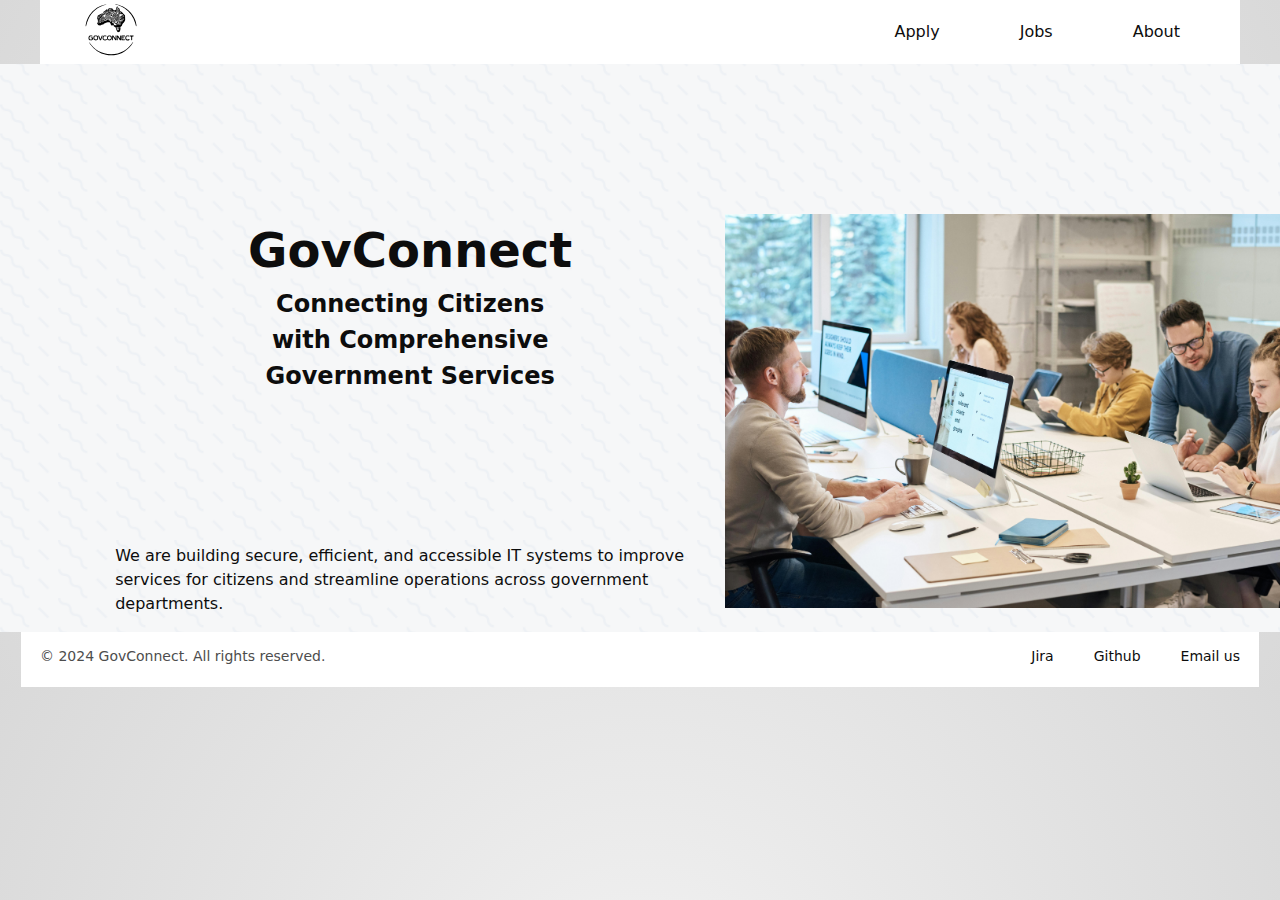
<file: index.html>
<!DOCTYPE html>
<html lang="en">

    <head>
        <meta charset="utf-8">
        <meta name="description" content="GovConnect - Landing Page">
        <meta name="keywords" content="GovConnect, COS10026, Group 6, Assignment 1, HTML, CSS">
        <meta name="author" content="Sina Amini - Egor Khlopkov - Anh Thu vu - Abdu-Haaq Abbas">
        <title>GovConnect Landing Page</title>

        <link rel="stylesheet" href="styles/colours.css">
        <link rel="stylesheet" href="styles/typography.css">
        <link rel="stylesheet" href="styles/layout.css">
        <link rel="stylesheet" href="styles/navigation.css">
        <link rel="stylesheet" href="styles/components.css">
        <link rel="stylesheet" href="styles/responsive.css">


    </head>

    <body>
        <header>
            <!--NAVIGATION PANEL-->
            <nav>
                <a href="index.html" id="logo">
                    <img src="images/logo.svg" alt="GovConnect Logo" width="60" height="60">
                </a>
                <div>
                    <a href="apply.html" class="text_white paragraph">Apply</a>
                    <a href="jobs.html" class="text_white paragraph">Jobs</a>
                    <a href="about.html" class="text_white paragraph">About</a>
                </div>
            </nav>
        </header>

        <!--MAIN-->
        <main class="landing-hero">
            <div>
                <h1>GovConnect</h1>
                <h2>Connecting Citizens <br> with Comprehensive<br> Government Services</h2>
                <p>We are building secure, efficient, and accessible IT systems to improve services for citizens and
                    streamline operations across government departments.</p>
            </div>
            <img src="images/landing-img.jpg" alt="GovConnect IT Office" width="400" height="300">
        </main>

        <!--FOOTER-->
        <footer>
            <p class="footer-text">&copy; 2024 GovConnect. All rights reserved.</p>
            <div>
                <a
                    href="https://1909thuvu.atlassian.net/jira/software/projects/G6CAWP/boards/34/backlog?epics=visible&selectedIssue=G6CAWP-17">
                    <p class="footer-text">Jira</p>
                </a>
                <a href="https://github.com/XSinaX/COS10026-Proj-1">
                    <p class="footer-text">Github</p>
                </a>
                <a href="mailto:info@GovConnect.com">
                    <p class="footer-text">Email us</p>
                </a>
            </div>
        </footer>
    </body>

</html>
</file>
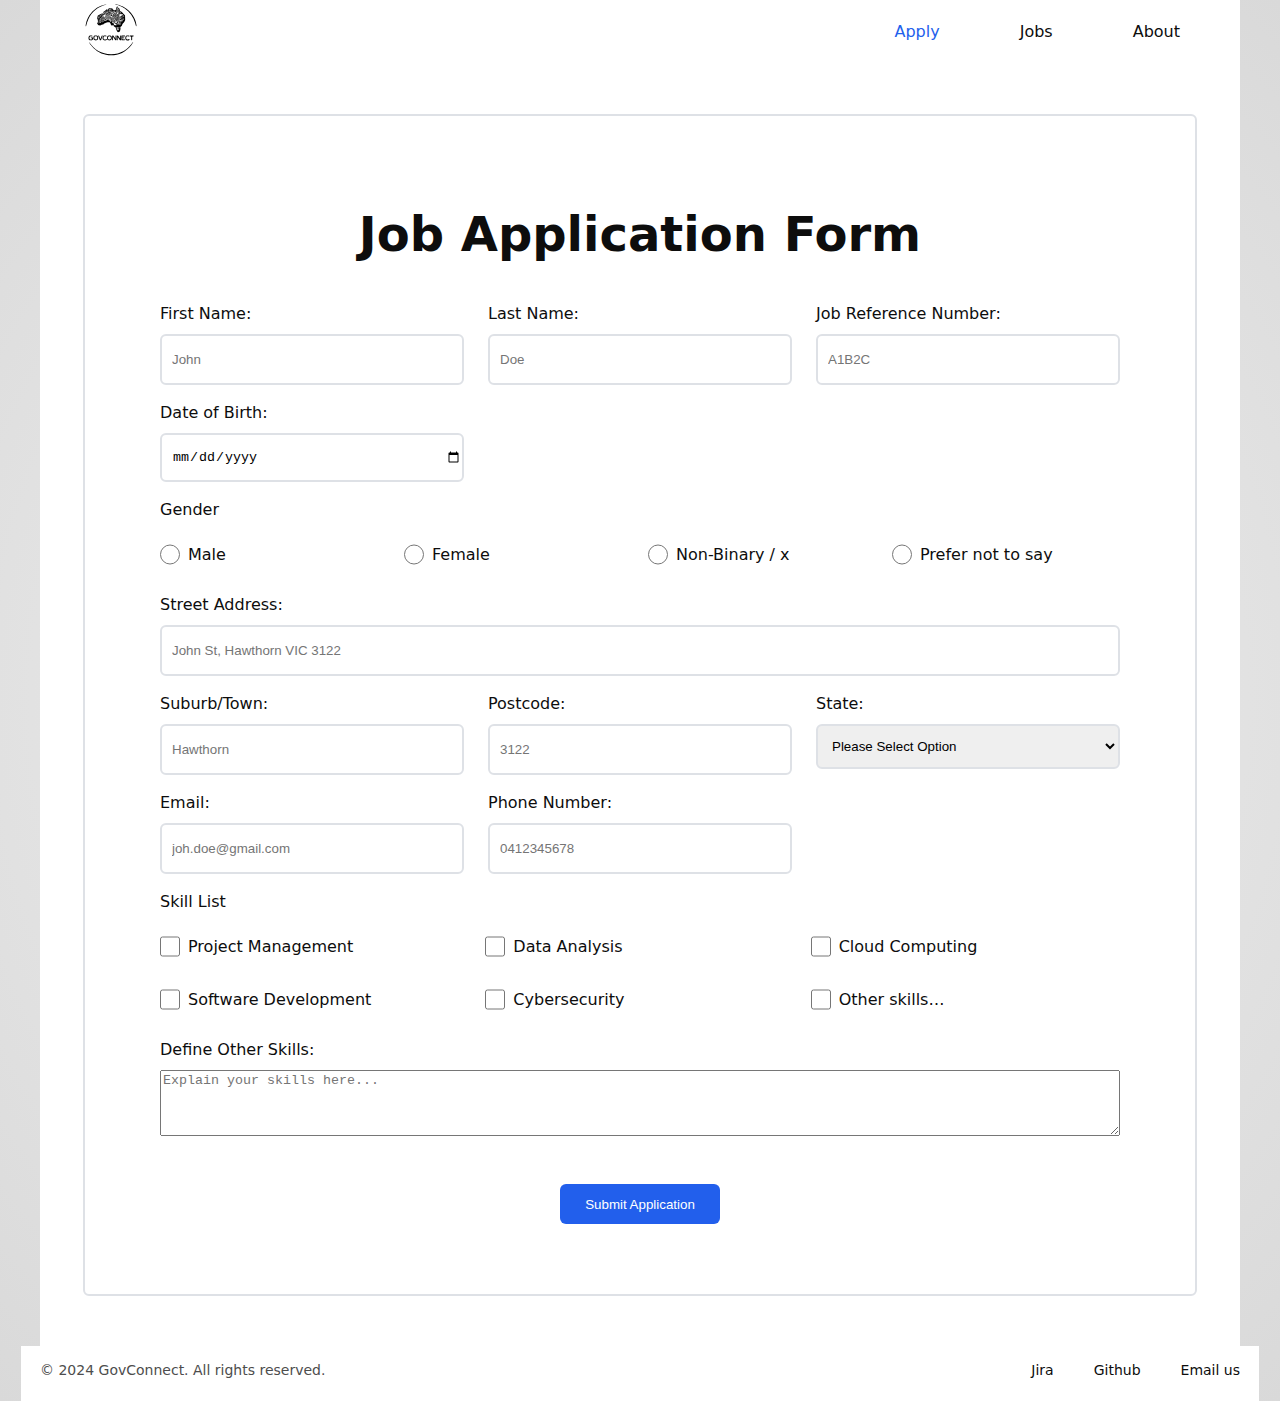
<file: apply.html>
<!DOCTYPE html>
<html lang="en">

    <head>
        <meta charset="utf-8">
        <meta name="description" content="GovConnect - Job Application Form">
        <meta name="keywords" content="GovConnect, COS10026, Group 6, Assignment 1, HTML, CSS">
        <meta name="author" content="Sina Amini - Egor Khlopkov - Anh Thu vu - Abdu-Haaq Abbas">
        <title>GovConnect Job Application Form</title>

        <link rel="stylesheet" href="styles/colours.css">
        <link rel="stylesheet" href="styles/typography.css">
        <link rel="stylesheet" href="styles/layout.css">
        <link rel="stylesheet" href="styles/navigation.css">
        <link rel="stylesheet" href="styles/components.css">
        <link rel="stylesheet" href="styles/forms.css">
        <link rel="stylesheet" href="styles/responsive.css">
    </head>

    <body>
        <header>
            <!--NAV-->
            <nav>
                <a href="index.html" id="logo">
                    <img src="images/logo.svg" alt="GovConnect Logo" width="60" height="60">
                </a>
                <div>
                    <a href="apply.html" class="text_white paragraph" style="color: var(--btn-colour);">Apply</a>
                    <a href="jobs.html" class="text_white paragraph">Jobs</a>
                    <a href="about.html" class="text_white paragraph">About</a>
                </div>
            </nav>
        </header>
        <!--MAIN-->
        <main class="apply-hero">
            <!--APP FORM-->
            <form class="apply-form" action="https://mercury.swin.edu.au/it000000/formtest.php" method="post">
                <h1>Job Application Form</h1>
                <!--FIRST NAME-->
                <div class="apply-grid">
                    <div class="apply-field">
                        <label for="FirstName">First Name:</label>
                        <input type="text" id="FirstName" name="FirstName" required maxlength="20"
                            pattern="^[A-Za-z]{1,20}$" title="Letters only, up to 20 characters" placeholder="John">
                    </div>
                    <!--LAST NAME-->
                    <div class="apply-field">
                        <label for="LastName">Last Name:</label>
                        <input type="text" id="LastName" name="LastName" required maxlength="20"
                            pattern="^[A-Za-z]{1,20}$" title="Letters only, up to 20 characters" placeholder="Doe">
                    </div>
                    <!--REF NUM-->
                    <div class="apply-field">
                        <label for="JobRefNum">Job Reference Number:</label>
                        <input type="text" id="JobRefNum" name="JobRefNum" required maxlength="5" minlength="5"
                            pattern="^[A-Za-z0-9]{5}$" title="Exactly 5 letters or numbers, e.g., A1B2C"
                            placeholder="A1B2C">

                    </div>
                    <!--DoB-->
                    <div class="apply-field">
                        <label for="DateOfBirth">Date of Birth:</label>
                        <input type="date" id="DateOfBirth" name="DateOfBirth" required>
                    </div>
                    <!--GENDER-->
                    <fieldset class="apply-field span-2">
                        <legend>Gender</legend>
                        <div class="options-grid-top">
                            <label><input type="radio" name="Gender" value="Male"> Male</label>
                            <label><input type="radio" name="Gender" value="Female"> Female</label>
                            <label><input type="radio" name="Gender" value="Other"> Non-Binary / x</label>
                            <label><input type="radio" name="Gender" value="Unknown"> Prefer not to say</label>
                        </div>
                    </fieldset>
                    <!--STREET-->
                    <div class="apply-field span-2">
                        <label for="StreetAddress">Street Address:</label>
                        <input type="text" id="StreetAddress" name="StreetAddress" required maxlength="40"
                            placeholder="John St, Hawthorn VIC 3122">
                    </div>
                    <!--TOWN-->
                    <div class="apply-field">
                        <label for="Suburb/Town">Suburb/Town:</label>
                        <input type="text" id="Suburb/Town" name="Suburb/Town" required maxlength="40"
                            placeholder="Hawthorn">
                    </div>
                    <!--POSTCODE-->
                    <div class="apply-field">
                        <label for="Postcode">Postcode:</label>
                        <input type="text" id="Postcode" name="Postcode" required minlength="4" maxlength="4"
                            pattern="^\d{4}$" inputmode="numeric" title="Postcode must be exactly 4 digits, e.g., 3000"
                            placeholder="3122">
                    </div>
                    <!--STATE-->
                    <div class="apply-field">
                        <label for="State">State:</label>
                        <select id="State" name="State" required>
                            <option value="">Please Select Option</option>
                            <option value="VIC">VIC</option>
                            <option value="NSW">NSW</option>
                            <option value="QLD">QLD</option>
                            <option value="WA">WA</option>
                            <option value="SA">SA</option>
                            <option value="TAS">TAS</option>
                            <option value="ACT">ACT</option>
                            <option value="NT">NT</option>
                        </select>
                    </div>
                    <!--EMAIL-->
                    <div class="apply-field">
                        <label for="Email">Email:</label>
                        <input type="email" id="Email" name="Email" required maxlength="40"
                            pattern="^[a-zA-Z0-9._%+-]+@[a-zA-Z0-9.-]+\.[a-zA-Z]{2,}$"
                            title="Enter a valid email address" placeholder="joh.doe@gmail.com">
                    </div>
                    <!--PHONE-->
                    <div class="apply-field">
                        <label for="PhoneNumber">Phone Number:</label>
                        <input type="tel" id="PhoneNumber" name="PhoneNumber" minlength="8" maxlength="12"
                            pattern="^\d{8,12}$" title="Phone number must be 8 to 12 digits, e.g., 0412345678" required
                            placeholder="0412345678">
                    </div>
                    <!--SKILLS-->
                    <fieldset class="apply-field span-2">
                        <legend>Skill List</legend>
                        <div class="options-grid">
                            <label><input type="checkbox"> Project Management</label>
                            <label><input type="checkbox"> Data Analysis</label>
                            <label><input type="checkbox"> Cloud Computing</label>
                            <label><input type="checkbox"> Software Development</label>
                            <label><input type="checkbox"> Cybersecurity</label>
                            <label><input type="checkbox"> Other skills…</label>
                        </div>
                    </fieldset>
                    <!--SKILLS OTHER-->
                    <div class="apply-field span-2">
                        <label for="OtherSkills">Define Other Skills: </label>
                        <textarea id="OtherSkills" name="OtherSkills" rows="4" cols="40"
                            placeholder="Explain your skills here... "></textarea>
                    </div>

                    <div class="apply-field span-2 actions">
                        <button type="submit" style=" margin:20px auto" class="apply-btn">Submit
                            Application</button>
                    </div>

                </div>
            </form>
        </main>
        <!--FOOTER-->
        <footer>
            <p class="footer-text">&copy; 2024 GovConnect. All rights reserved.</p>
            <div>
                <a
                    href="https://1909thuvu.atlassian.net/jira/software/projects/G6CAWP/boards/34/backlog?epics=visible&selectedIssue=G6CAWP-17">
                    <p class="footer-text">Jira</p>
                </a>
                <a href="https://github.com/XSinaX/COS10026-Proj-1">
                    <p class="footer-text">Github</p>
                </a>
                <a href="mailto:info@GovConnect.com">
                    <p class="footer-text">Email us</p>
                </a>
            </div>
        </footer>
    </body>

</html>
</file>
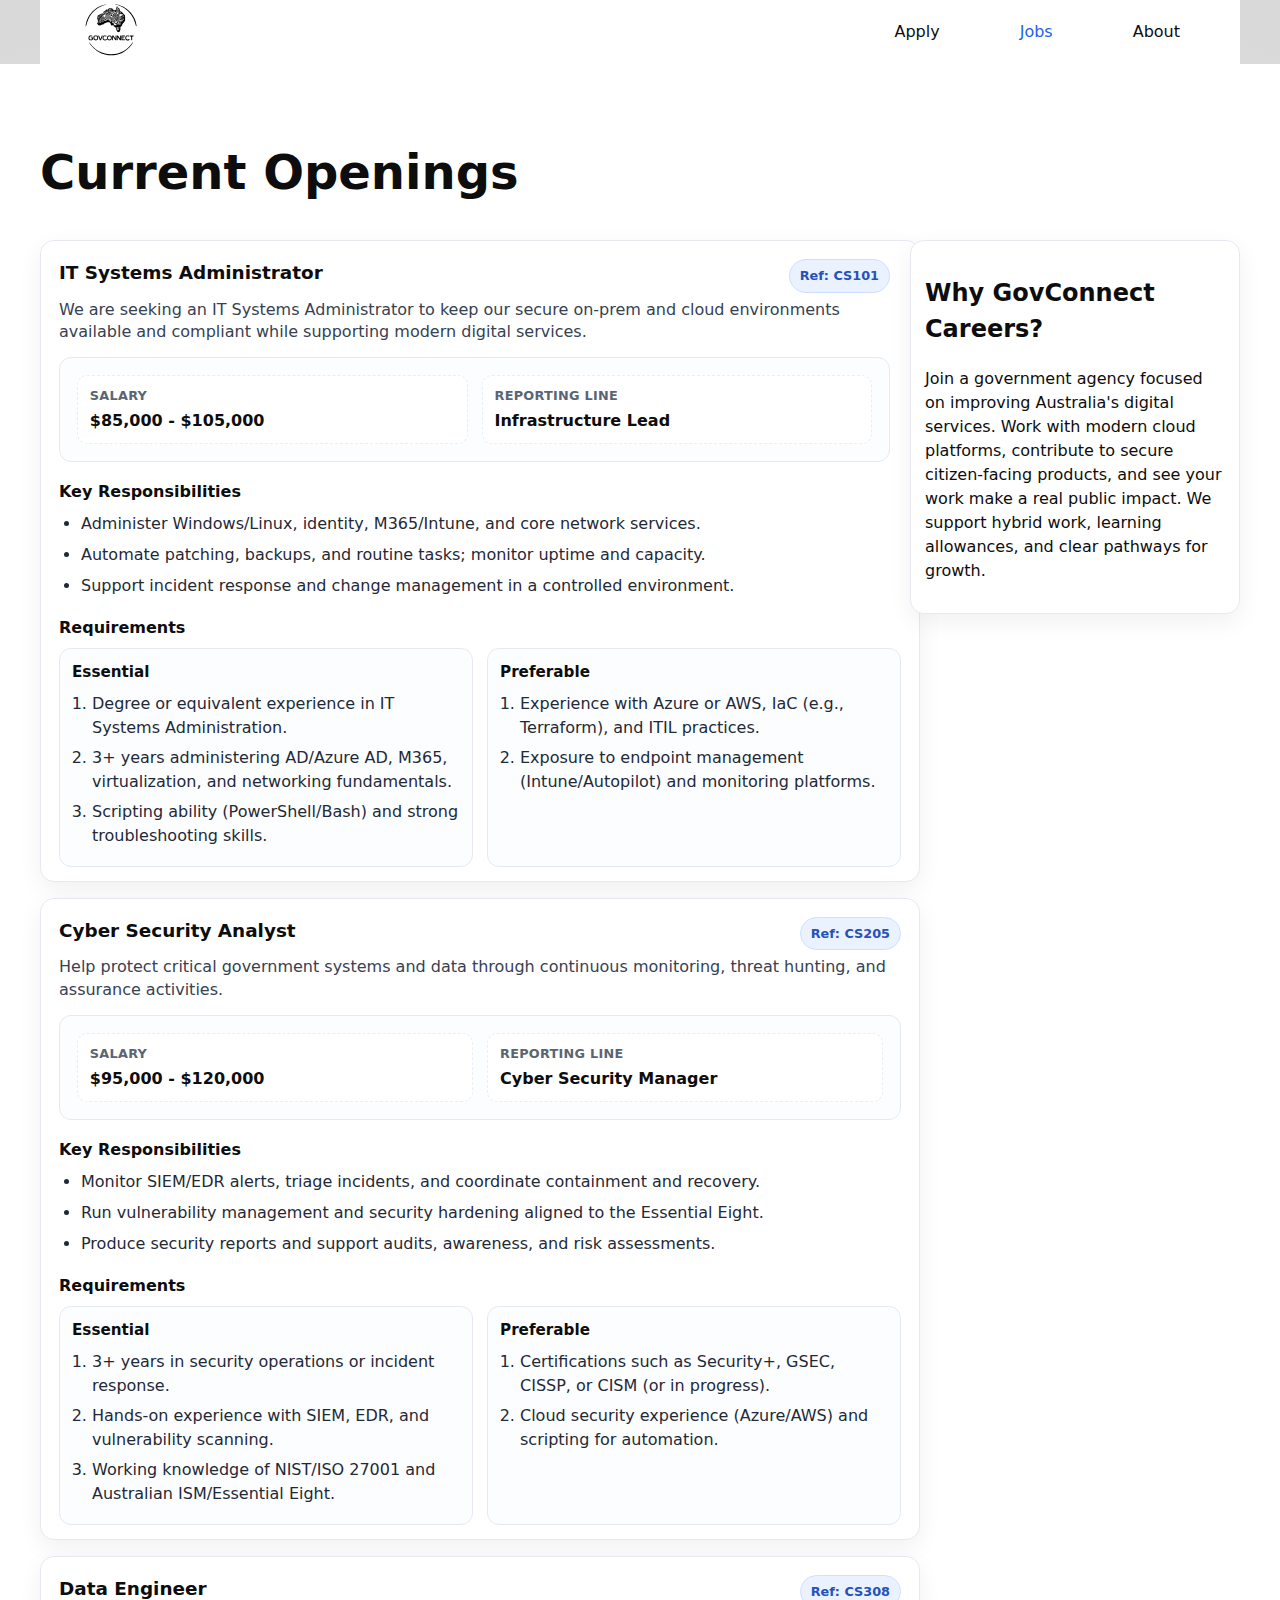
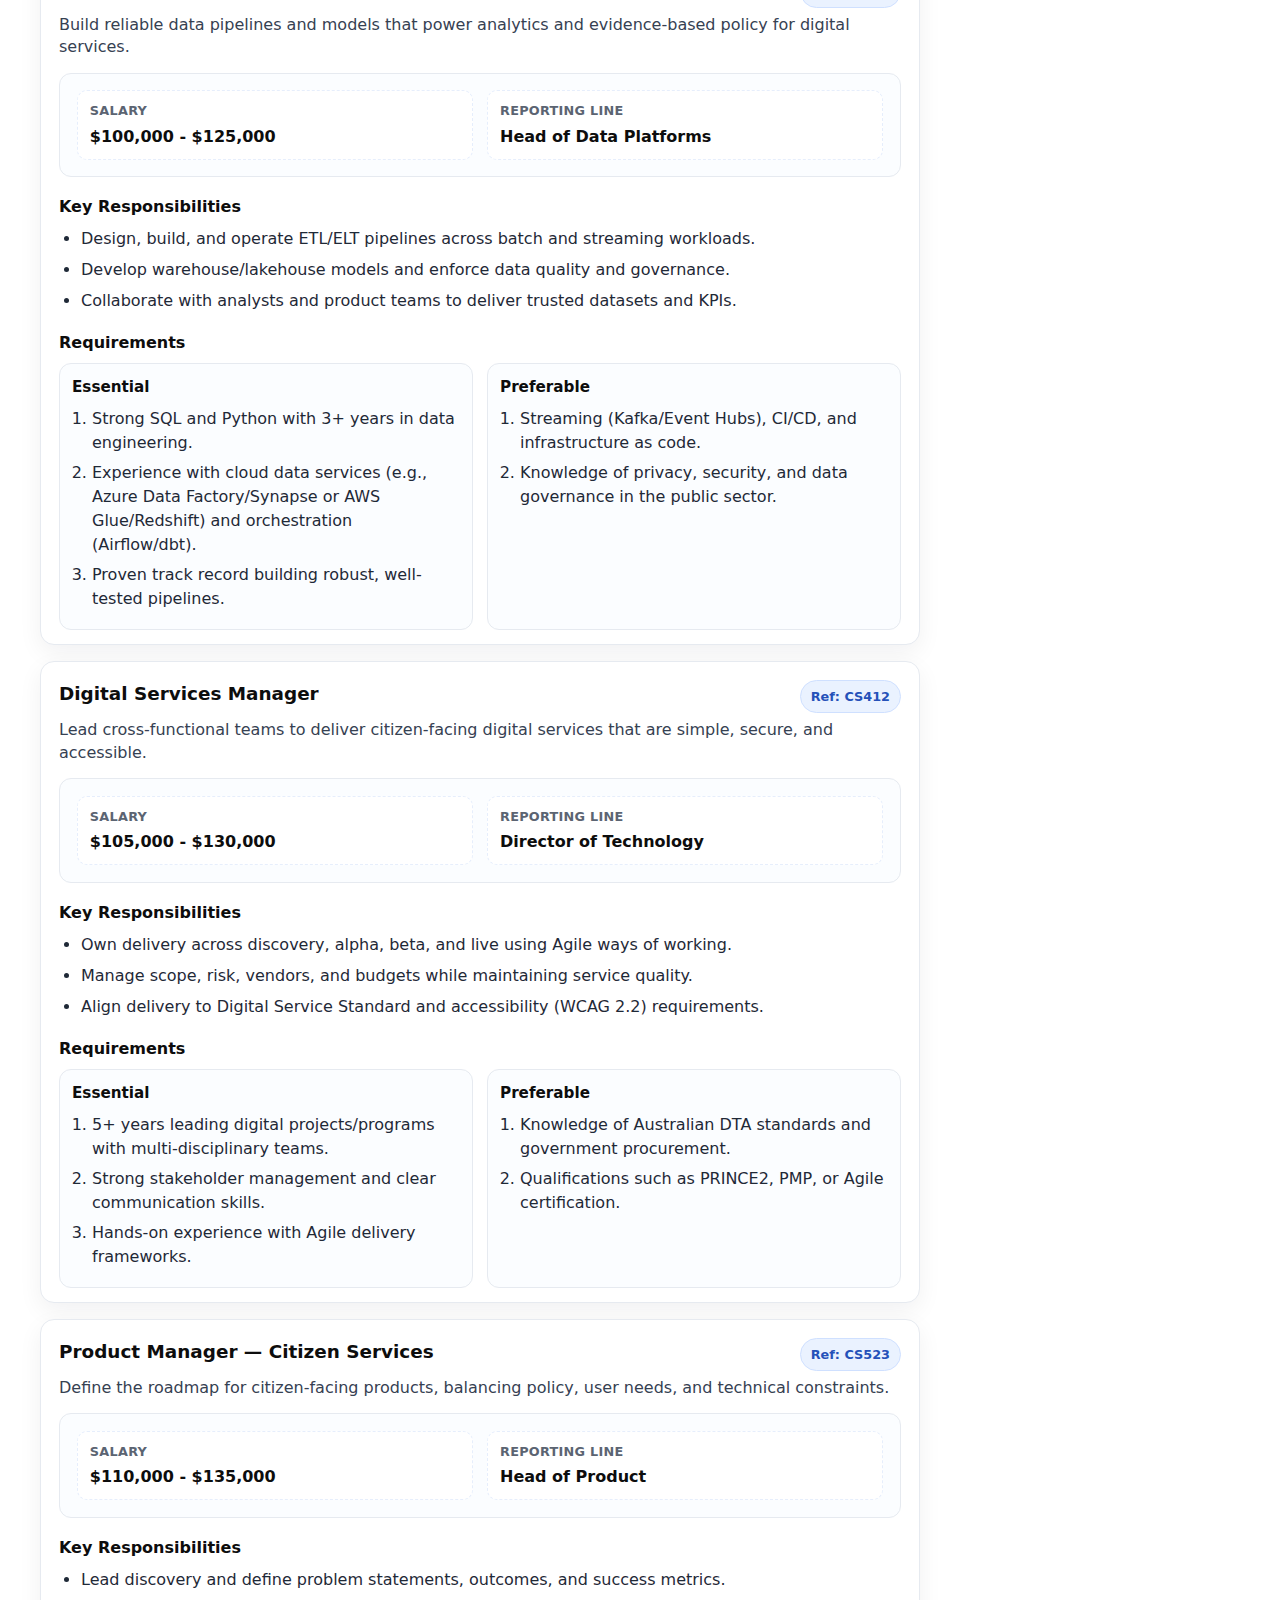
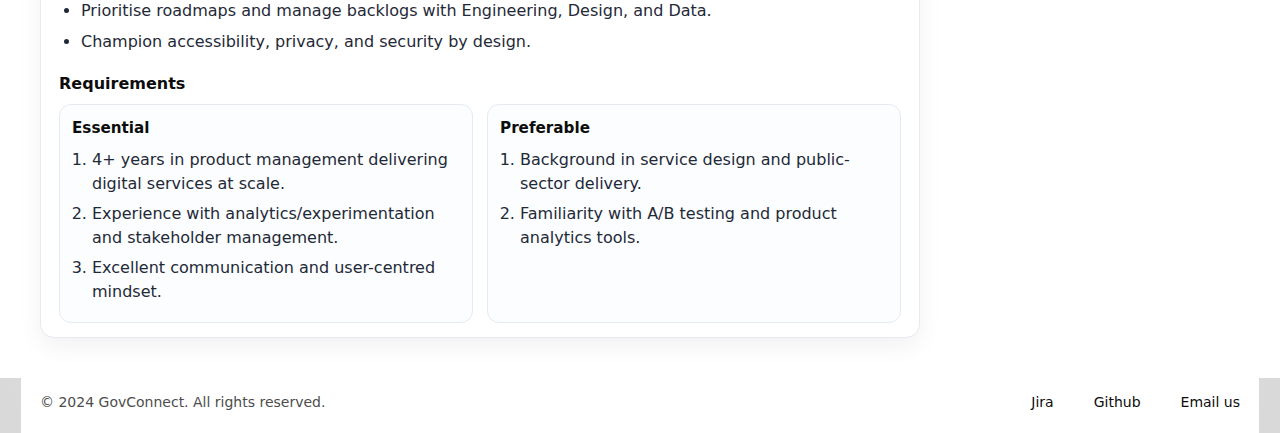
<file: jobs.html>
<!DOCTYPE html>
<html lang="en">

    <head>
        <meta charset="utf-8">
        <meta name="description" content="GovConnect - Job Listings">
        <meta name="keywords" content="GovConnect, COS10026, Group 6, Assignment 1, HTML, CSS">
        <meta name="author" content="Sina Amini - Egor Khlopkov - Anh Thu vu - Abdu-Haaq Abbas">
        <title>Job Listings</title>

        <link rel="stylesheet" href="styles/colours.css">
        <link rel="stylesheet" href="styles/typography.css">
        <link rel="stylesheet" href="styles/layout.css">
        <link rel="stylesheet" href="styles/navigation.css">
        <link rel="stylesheet" href="styles/components.css">
        <link rel="stylesheet" href="styles/responsive.css">
    </head>

    <body>
        <header>
            <!--NAVIGATION TOP-->
            <nav>
                <a href="index.html" id="logo">
                    <img src="images/logo.svg" alt="GovConnect Logo" width="60" height="60">
                </a>
                <div>
                    <a href="apply.html" class="text_white paragraph">Apply</a>
                    <a href="jobs.html" class="text_white paragraph" style="color: var(--btn-colour);">Jobs</a>
                    <a href="about.html" class="text_white paragraph">About</a>
                </div>
            </nav>
        </header>

        <!--MAIN-->
        <main class="container">
            <h1>Current Openings</h1>
            <div class="content-wrap">
                <!--ASIDE-->
                <aside class="side" aria-label="Why GovConnect Careers">
                    <!-- note: all aria-label and aria-labelledby AI suggestion -->
                    <h2>Why GovConnect Careers?</h2>
                    <p>Join a government agency focused on improving Australia's digital services. Work with modern
                        cloud
                        platforms, contribute to secure citizen-facing products, and see your work make a real public
                        impact. We support hybrid work, learning allowances, and clear pathways for growth.</p>
                </aside>

                <!--JOB LIST-->
                <section class="jobs" aria-label="Open roles">

                    <!--JOB 1-->
                    <section class="card" aria-labelledby="job-isa-title">
                        <div class="job-head">
                            <h2 id="job-isa-title" class="job-title">IT Systems Administrator</h2>
                            <span class="job-ref">Ref: CS101</span>
                        </div>
                        <p class="job-tagline">We are seeking an IT Systems Administrator to keep our secure on-prem and
                            cloud environments available and compliant while supporting modern digital services.</p>

                        <div class="info-row" role="group" aria-label="Summary">
                            <div class="info-item">
                                <div class="label">Salary</div>
                                <div class="value">$85,000 - $105,000</div>
                            </div>
                            <div class="info-item">
                                <div class="label">Reporting Line</div>
                                <div class="value">Infrastructure Lead</div>
                            </div>
                        </div>

                        <h3 class="section-title">Key Responsibilities</h3>
                        <ul>
                            <li>Administer Windows/Linux, identity, M365/Intune, and core network services.</li>
                            <li>Automate patching, backups, and routine tasks; monitor uptime and capacity.</li>
                            <li>Support incident response and change management in a controlled environment.</li>
                        </ul>

                        <h3 class="section-title">Requirements</h3>
                        <div class="req-grid">
                            <div class="req-col">
                                <h4>Essential</h4>
                                <ol>
                                    <li>Degree or equivalent experience in IT Systems Administration.</li>
                                    <li>3+ years administering AD/Azure AD, M365, virtualization, and networking
                                        fundamentals.</li>
                                    <li>Scripting ability (PowerShell/Bash) and strong troubleshooting skills.</li>
                                </ol>
                            </div>
                            <div class="req-col">
                                <h4>Preferable</h4>
                                <ol>
                                    <li>Experience with Azure or AWS, IaC (e.g., Terraform), and ITIL practices.</li>
                                    <li>Exposure to endpoint management (Intune/Autopilot) and monitoring platforms.
                                    </li>
                                </ol>
                            </div>
                        </div>
                    </section>

                    <!--JOB 2-->
                    <section class="card" aria-labelledby="job-csa-title" style="margin-top:16px">
                        <div class="job-head">
                            <h2 id="job-csa-title" class="job-title">Cyber Security Analyst</h2>
                            <span class="job-ref">Ref: CS205</span>
                        </div>
                        <p class="job-tagline">Help protect critical government systems and data through continuous
                            monitoring, threat hunting, and assurance activities.</p>

                        <div class="info-row" role="group" aria-label="Summary">
                            <div class="info-item">
                                <div class="label">Salary</div>
                                <div class="value">$95,000 - $120,000</div>
                            </div>
                            <div class="info-item">
                                <div class="label">Reporting Line</div>
                                <div class="value">Cyber Security Manager</div>
                            </div>
                        </div>

                        <h3 class="section-title">Key Responsibilities</h3>
                        <ul>
                            <li>Monitor SIEM/EDR alerts, triage incidents, and coordinate containment and recovery.</li>
                            <li>Run vulnerability management and security hardening aligned to the Essential Eight.</li>
                            <li>Produce security reports and support audits, awareness, and risk assessments.</li>
                        </ul>

                        <h3 class="section-title">Requirements</h3>
                        <div class="req-grid">
                            <div class="req-col">
                                <h4>Essential</h4>
                                <ol>
                                    <li>3+ years in security operations or incident response.</li>
                                    <li>Hands-on experience with SIEM, EDR, and vulnerability scanning.</li>
                                    <li>Working knowledge of NIST/ISO 27001 and Australian ISM/Essential Eight.</li>
                                </ol>
                            </div>
                            <div class="req-col">
                                <h4>Preferable</h4>
                                <ol>
                                    <li>Certifications such as Security+, GSEC, CISSP, or CISM (or in progress).</li>
                                    <li>Cloud security experience (Azure/AWS) and scripting for automation.</li>
                                </ol>
                            </div>
                        </div>
                    </section>

                    <!--JOB 3-->
                    <section class="card" aria-labelledby="job-de-title" style="margin-top:16px">
                        <div class="job-head">
                            <h2 id="job-de-title" class="job-title">Data Engineer</h2>
                            <span class="job-ref">Ref: CS308</span>
                        </div>
                        <p class="job-tagline">Build reliable data pipelines and models that power analytics and
                            evidence-based policy for digital services.</p>

                        <div class="info-row" role="group" aria-label="Summary">
                            <div class="info-item">
                                <div class="label">Salary</div>
                                <div class="value">$100,000 - $125,000</div>
                            </div>
                            <div class="info-item">
                                <div class="label">Reporting Line</div>
                                <div class="value">Head of Data Platforms</div>
                            </div>
                        </div>

                        <h3 class="section-title">Key Responsibilities</h3>
                        <ul>
                            <li>Design, build, and operate ETL/ELT pipelines across batch and streaming workloads.</li>
                            <li>Develop warehouse/lakehouse models and enforce data quality and governance.</li>
                            <li>Collaborate with analysts and product teams to deliver trusted datasets and KPIs.</li>
                        </ul>

                        <h3 class="section-title">Requirements</h3>
                        <div class="req-grid">
                            <div class="req-col">
                                <h4>Essential</h4>
                                <ol>
                                    <li>Strong SQL and Python with 3+ years in data engineering.</li>
                                    <li>Experience with cloud data services (e.g., Azure Data Factory/Synapse or AWS
                                        Glue/Redshift) and orchestration (Airflow/dbt).</li>
                                    <li>Proven track record building robust, well-tested pipelines.</li>
                                </ol>
                            </div>
                            <div class="req-col">
                                <h4>Preferable</h4>
                                <ol>
                                    <li>Streaming (Kafka/Event Hubs), CI/CD, and infrastructure as code.</li>
                                    <li>Knowledge of privacy, security, and data governance in the public sector.</li>
                                </ol>
                            </div>
                        </div>
                    </section>

                    <!--JOB 4-->
                    <section class="card" aria-labelledby="job-dsm-title" style="margin-top:16px">
                        <div class="job-head">
                            <h2 id="job-dsm-title" class="job-title">Digital Services Manager</h2>
                            <span class="job-ref">Ref: CS412</span>
                        </div>
                        <p class="job-tagline">Lead cross-functional teams to deliver citizen-facing digital services
                            that
                            are simple, secure, and accessible.</p>

                        <div class="info-row" role="group" aria-label="Summary">
                            <div class="info-item">
                                <div class="label">Salary</div>
                                <div class="value">$105,000 - $130,000</div>
                            </div>
                            <div class="info-item">
                                <div class="label">Reporting Line</div>
                                <div class="value">Director of Technology</div>
                            </div>
                        </div>

                        <h3 class="section-title">Key Responsibilities</h3>
                        <ul>
                            <li>Own delivery across discovery, alpha, beta, and live using Agile ways of working.</li>
                            <li>Manage scope, risk, vendors, and budgets while maintaining service quality.</li>
                            <li>Align delivery to Digital Service Standard and accessibility (WCAG 2.2) requirements.
                            </li>
                        </ul>

                        <h3 class="section-title">Requirements</h3>
                        <div class="req-grid">
                            <div class="req-col">
                                <h4>Essential</h4>
                                <ol>
                                    <li>5+ years leading digital projects/programs with multi-disciplinary teams.</li>
                                    <li>Strong stakeholder management and clear communication skills.</li>
                                    <li>Hands-on experience with Agile delivery frameworks.</li>
                                </ol>
                            </div>
                            <div class="req-col">
                                <h4>Preferable</h4>
                                <ol>
                                    <li>Knowledge of Australian DTA standards and government procurement.</li>
                                    <li>Qualifications such as PRINCE2, PMP, or Agile certification.</li>
                                </ol>
                            </div>
                        </div>
                    </section>

                    <!--JOB 5-->
                    <section class="card" aria-labelledby="job-pmcs-title" style="margin-top:16px">
                        <div class="job-head">
                            <h2 id="job-pmcs-title" class="job-title">Product Manager — Citizen Services</h2>
                            <span class="job-ref">Ref: CS523</span>
                        </div>
                        <p class="job-tagline">Define the roadmap for citizen-facing products, balancing policy, user
                            needs,
                            and technical constraints.</p>

                        <div class="info-row" role="group" aria-label="Summary">
                            <div class="info-item">
                                <div class="label">Salary</div>
                                <div class="value">$110,000 - $135,000</div>
                            </div>
                            <div class="info-item">
                                <div class="label">Reporting Line</div>
                                <div class="value">Head of Product</div>
                            </div>
                        </div>

                        <h3 class="section-title">Key Responsibilities</h3>
                        <ul>
                            <li>Lead discovery and define problem statements, outcomes, and success metrics.</li>
                            <li>Prioritise roadmaps and manage backlogs with Engineering, Design, and Data.</li>
                            <li>Champion accessibility, privacy, and security by design.</li>
                        </ul>

                        <h3 class="section-title">Requirements</h3>
                        <div class="req-grid">
                            <div class="req-col">
                                <h4>Essential</h4>
                                <ol>
                                    <li>4+ years in product management delivering digital services at scale.</li>
                                    <li>Experience with analytics/experimentation and stakeholder management.</li>
                                    <li>Excellent communication and user-centred mindset.</li>
                                </ol>
                            </div>
                            <div class="req-col">
                                <h4>Preferable</h4>
                                <ol>
                                    <li>Background in service design and public-sector delivery.</li>
                                    <li>Familiarity with A/B testing and product analytics tools.</li>
                                </ol>
                            </div>
                        </div>
                    </section>
                </section>
            </div>
        </main>
        <footer>
            <p class="footer-text">&copy; 2024 GovConnect. All rights reserved.</p>
            <div>
                <a
                    href="https://1909thuvu.atlassian.net/jira/software/projects/G6CAWP/boards/34/backlog?epics=visible&selectedIssue=G6CAWP-17">
                    <p class="footer-text">Jira</p>
                </a>
                <a href="https://github.com/XSinaX/COS10026-Proj-1">
                    <p class="footer-text">Github</p>
                </a>
                <a href="mailto:info@GovConnect.com">
                    <p class="footer-text">Email us</p>
                </a>
            </div>
        </footer>
    </body>

</html>
</file>
<file: styles/colours.css>
:root {
    /* AI suggestion */

    --bg-dark: hsl(0, 0%, 90%);
    --bg: hsl(0, 0%, 95%);
    --bg-light: hsl(0, 0%, 100%);
    --bg-hover: hsl(0, 0%, 80%);
    --bg-gray: #fafafbff;
    --bg-light-blue: #fbfdff;

    --text-primary: hsl(0, 0%, 5%);
    --text-secondary: hsl(0, 0%, 30%);
    --muted: #5b6472;

    --btn-colour: #225fecff;
    --btn-colour-hover: #0f3ca7ff;

    --form-border: #dee1e6ff;

    --bg-main-section: radial-gradient(
        circle,
        rgba(242, 242, 242, 1) 0%,
        rgba(217, 217, 217, 1) 100%
    );

    --shadow: 0px 2px 2px hsla(0, 0%, 0%, 0.07),
        0px 4px 4px hsla(0, 0%, 0%, 0.15);

    --bg: #f5f7fb;
    --panel: #ffffff;
    --ink: #0f172a;
    --line: #e6eaf0;
    --shadow: 0 8px 24px rgba(15, 23, 42, 0.06);
    --primary: #2563eb;
    --badge-bg: #eaf2ff;
    --badge-ink: #2551b9;
    --btn-shadow: 0 8px 18px rgba(37, 99, 235, 0.25);
    --radius-lg: 14px;
    --radius-md: 12px;
}
</file>
<file: styles/typography.css>
body {
    font-family: system-ui, sans-serif;
    color: var(--text-primary);
    line-height: 1.5;
    font-size: 16px;
}

h1 {
    font-size: 48px;
    font-weight: 800;
}

a {
    color: var(--text-primary);
    text-decoration: none;
}
</file>
<file: styles/layout.css>
body {
    background: var(--bg-main-section);
    display: flex;
    flex-direction: column;
    margin: 0;
    padding: 0;
}
</file>
<file: styles/navigation.css>
nav {
    width: 100%;
    height: 64px;
    max-width: 1200px;

    margin: 0 auto;
    padding: 0px 40px;

    display: flex;
    align-items: center;

    background-color: var(--bg-light);

    box-sizing: border-box;
}

nav div {
    margin-left: auto;
    display: flex;
    align-items: center;
    gap: 40px;
    box-sizing: border-box;
}

nav div a {
    padding: 10px 20px;
    border-radius: 10px;
    background-color: var(--bg-light);
}

nav div a:hover {
    background: var(--bg-hover);
}
</file>
<file: styles/components.css>
header {
    flex: 0 0 auto;
    width: 100%;
}

main {
    flex: 1 0 auto;
    width: 100%;
}

footer {
    flex: 0 0 auto;
    width: 100%;
}

.landing-hero {
    flex: 1 0 auto;
    max-width: 1200px;
    width: 100%;
    background: url('bg.png') center/cover no-repeat;

    display: grid;
    grid-template-columns: repeat(auto-fit, minmax(400px, 1fr));
    /* AI suggestion */
    justify-items: center;

    gap: 20px;

    margin: 0 auto;
    padding: 150px 9% 0px 9%;
}

.landing-hero img {
    width: 100%;
    height: auto;
    display: block;
}

.landing-hero h1,
.landing-hero h2 {
    text-align: center;
    margin: 0 auto;
}

.landing-hero p {
    margin-top: 150px;
}

/* footer */

footer {
    max-width: 1200px;
    width: 100%;
    height: auto;
    min-height: 55px;

    display: flex;
    text-align: center;
    justify-content: space-between;
    flex-wrap: wrap;

    margin: 0 auto;
    padding: 0 1.5%;

    background-color: var(--bg-light);
    color: var(--text-secondary);
}

footer div {
    display: flex;
    gap: 40px;
    color: var(--text-secondary);
}

footer div a:hover {
    text-decoration: underline;
}

.footer-text {
    font-size: 14px;
    line-height: 20px;
    font-weight: 400;
}

/* Apply page styles */

.apply-hero {
    max-width: 1200px;
    width: 100%;
    margin: 0px auto;
    padding: 50px 0px;
    background: var(--bg-light);
}

.apply-form {
    width: 100%;
    max-width: 960px;

    margin: 0px auto;
    padding: 50px 75px;
}

.apply-form h1 {
    text-align: center;
}

.apply-grid {
    display: grid;
    grid-template-columns: repeat(
        auto-fit,
        minmax(260px, 1fr)
    ); /* AI suggestion */

    gap: 16px 24px;
}

.apply-field {
    display: flex;
    flex-direction: column;
    gap: 8px;
}

.span-2 {
    grid-column: 1 / -1;
}

.apply-btn {
    width: 160px;
    height: 40px;
    padding: 0 12px;

    color: var(--bg-light);
    background: var(--btn-colour);
    border: none;
    border-radius: 6px;
}

.apply-btn:hover {
    background: var(--btn-colour-hover);
    cursor: pointer;
}

.actions {
    display: flex;
    justify-content: center;
    margin-top: 12px;
}

.options-grid-top {
    display: grid;
    grid-template-columns: repeat(
        auto-fit,
        minmax(100px, 1fr)
    ); /* AI suggestion */

    gap: 8px 16px;
}

.options-grid-top label {
    display: grid;
    grid-template-columns: 1.25em 1fr;
    align-items: center;
    column-gap: 8px;
}

.options-grid-top input {
    margin: 0;
}

.options-grid {
    display: grid;
    grid-template-columns: repeat(auto-fit, minmax(260px, 1fr));
    /* AI suggestion */

    gap: 8px 16px;
}

.options-grid label {
    display: grid;
    grid-template-columns: 1.25em 1fr; /* AI suggestion */
    align-items: center;
    column-gap: 8px;
}

.options-grid input {
    margin: 0;
}

/* Job Listings styles */
.container {
    max-width: 1200px;
    margin: 0 auto;
    background-color: var(--bg-light);
    padding: 40px;
}

.about-hero {
    max-width: 1200px;
    width: 100%;

    display: flex;
    flex-direction: column;
    margin: 0px auto;
    padding: 5%;
    background: var(--bg-light);
}

.about-hero h1 {
    margin: 0px 0px 35px 0px;
}

.about-hero h2 {
    margin: 0px 0px 35px 0px;
}

.content-wrap {
    display: block;
}
.content-wrap::after {
    content: ''; /* AI suggestion */
    display: block;
    clear: both;
}

/*---ASIDE---*/
.side {
    width: 25%;
    float: right;
    background: var(--panel);
    border: 1px solid var(--line);
    border-radius: var(--radius-lg);
    padding: 14px;
    margin: 0 0 20px 20px;
    box-shadow: var(--shadow);
}

/*---JOB SECTION---*/
.job-head {
    display: flex;
    align-items: flex-start;
    justify-content: space-between;
    gap: 14px;
    margin-bottom: 6px;
}
.job-title {
    font-size: 1.15rem;
    font-weight: 800;
    margin: 0;
}
.job-ref {
    background: var(--badge-bg);
    color: var(--badge-ink);
    border: 1px solid #cfe0ff;
    padding: 6px 10px;
    border-radius: 999px;
    font-weight: 700;
    font-size: 0.8rem; /* AI suggestion */
    white-space: nowrap; /* AI suggestion */
}

.job-tagline {
    color: #364152;
    margin: 6px 0 14px;
    line-height: 1.4;
}

.info-row {
    display: grid;
    grid-template-columns: repeat(auto-fit, minmax(200px, 1fr));
    gap: 14px;
    background: var(--bg-light-blue);
    border: 1px solid var(--line);
    border-radius: var(--radius-md);
    padding: 2%;
}
.info-item {
    background: #fff;
    border: 1px dashed #e6eefc;
    border-radius: 10px;
    padding: 10px 12px;
}
.label {
    color: var(--muted);
    font-size: 0.8rem;
    font-weight: 700;
    letter-spacing: 0.28px;
    text-transform: uppercase;
}
.value {
    margin-top: 4px;
    font-weight: 800;
}

.section-title {
    margin: 18px 0 8px;
    font-size: 1rem;
}

ul {
    margin: 0;
    padding-left: 22px;
}

li {
    margin: 7px 0;
    color: #1f2937;
}

.req-grid {
    display: grid;
    grid-template-columns: repeat(
        auto-fit,
        minmax(200px, 1fr)
    ); /* AI suggestion */
    gap: 14px;
}

.req-col {
    border: 1px solid var(--line);
    border-radius: var(--radius-md);
    padding: 12px;
    background: #fbfdff;
}
.req-col h4 {
    margin: 0 0 8px;
    font-size: 0.95rem;
}
.req-col ol {
    margin: 0;
    padding-left: 20px;
}
.req-col li {
    margin: 6px 0;
    color: #1f2937;
}

.jobs {
    width: calc(75% - 20px); /* AI suggestion */
}

/*---CARDS---*/
.card {
    background: var(--panel);
    border: 1px solid var(--line);
    box-shadow: var(--shadow);
    border-radius: var(--radius-lg);
    padding: 18px 18px 14px;
}

/* About styles */

/* definition list */
.team {
    width: 100%;
    max-width: 1000px;
    margin: 0px 0px 100px 0px;
}

.names {
    font-size: 24px;
    line-height: 32px;
    font-weight: 600;
    color: var(--btn-colour);
}

.dl-titles {
    font-size: 18px;
    line-height: 28px;
    font-weight: 500;
}

dd > dl > dd {
    font-size: 16px;
    line-height: 24px;
    font-weight: 400;
    color: var(--muted);
}

.team > dd {
    margin: 0 0 1rem 0;
}

.team > dd > dl {
    display: grid;
    grid-template-columns: max-content 1fr; /* AI suggestion */
    gap: 0.25rem 1rem;
}

dl.team > dt,
dl.team > dd {
    border-left: 3px solid #225fecff;
    padding-left: 12px;
}

/* table */
.personal-touches-container {
    padding: 3%;
    background: var(--bg-gray);
    width: 100%;
    max-width: 1000px;
    display: flex;
    flex-direction: column;
    justify-content: center;
}

.personal-touches-container h2 {
    margin-top: 0px;
}

table {
    padding: 14px 24px;
    border: 1px solid var(--form-border);
    border-collapse: collapse;
}

tbody td,
thead th {
    line-height: 50px;
    padding: 0 12px;
    border-bottom: 1px solid var(--form-border);
}

/* team photo */

.team-photos-container {
    width: 100%;
    max-width: 1200px;
    margin-bottom: 100px;
}

.team-photo {
    border: 1px solid var(--muted);
    border-radius: 10px;
    display: grid;
    grid-template-columns: repeat(auto-fit, minmax(400px, 1fr));
    place-items: center;
}

figure {
    text-align: center;
}

.fixed-size {
    width: 400px;
    height: 400px;
    border-radius: 10px;
}
</file>
<file: styles/responsive.css>
@media (max-width: 600px) {
    /* AI suggestion */
    .side {
        display: none;
    }
    .jobs {
        width: 100%;
    }
}
</file>
<file: styles/forms.css>
fieldset,
form,
input,
select {
    border-radius: 6px;
    border-width: 2px;
    border-color: var(--form-border);
    border-style: solid;
}

input,
select {
    height: 45px;
}

input,
select {
    padding-left: 10px;
}

fieldset {
    border: none;
    padding: 0px;
    margin: 0px;
}

legend {
    padding: 0px 0px 10px 0px;
}
</file>
